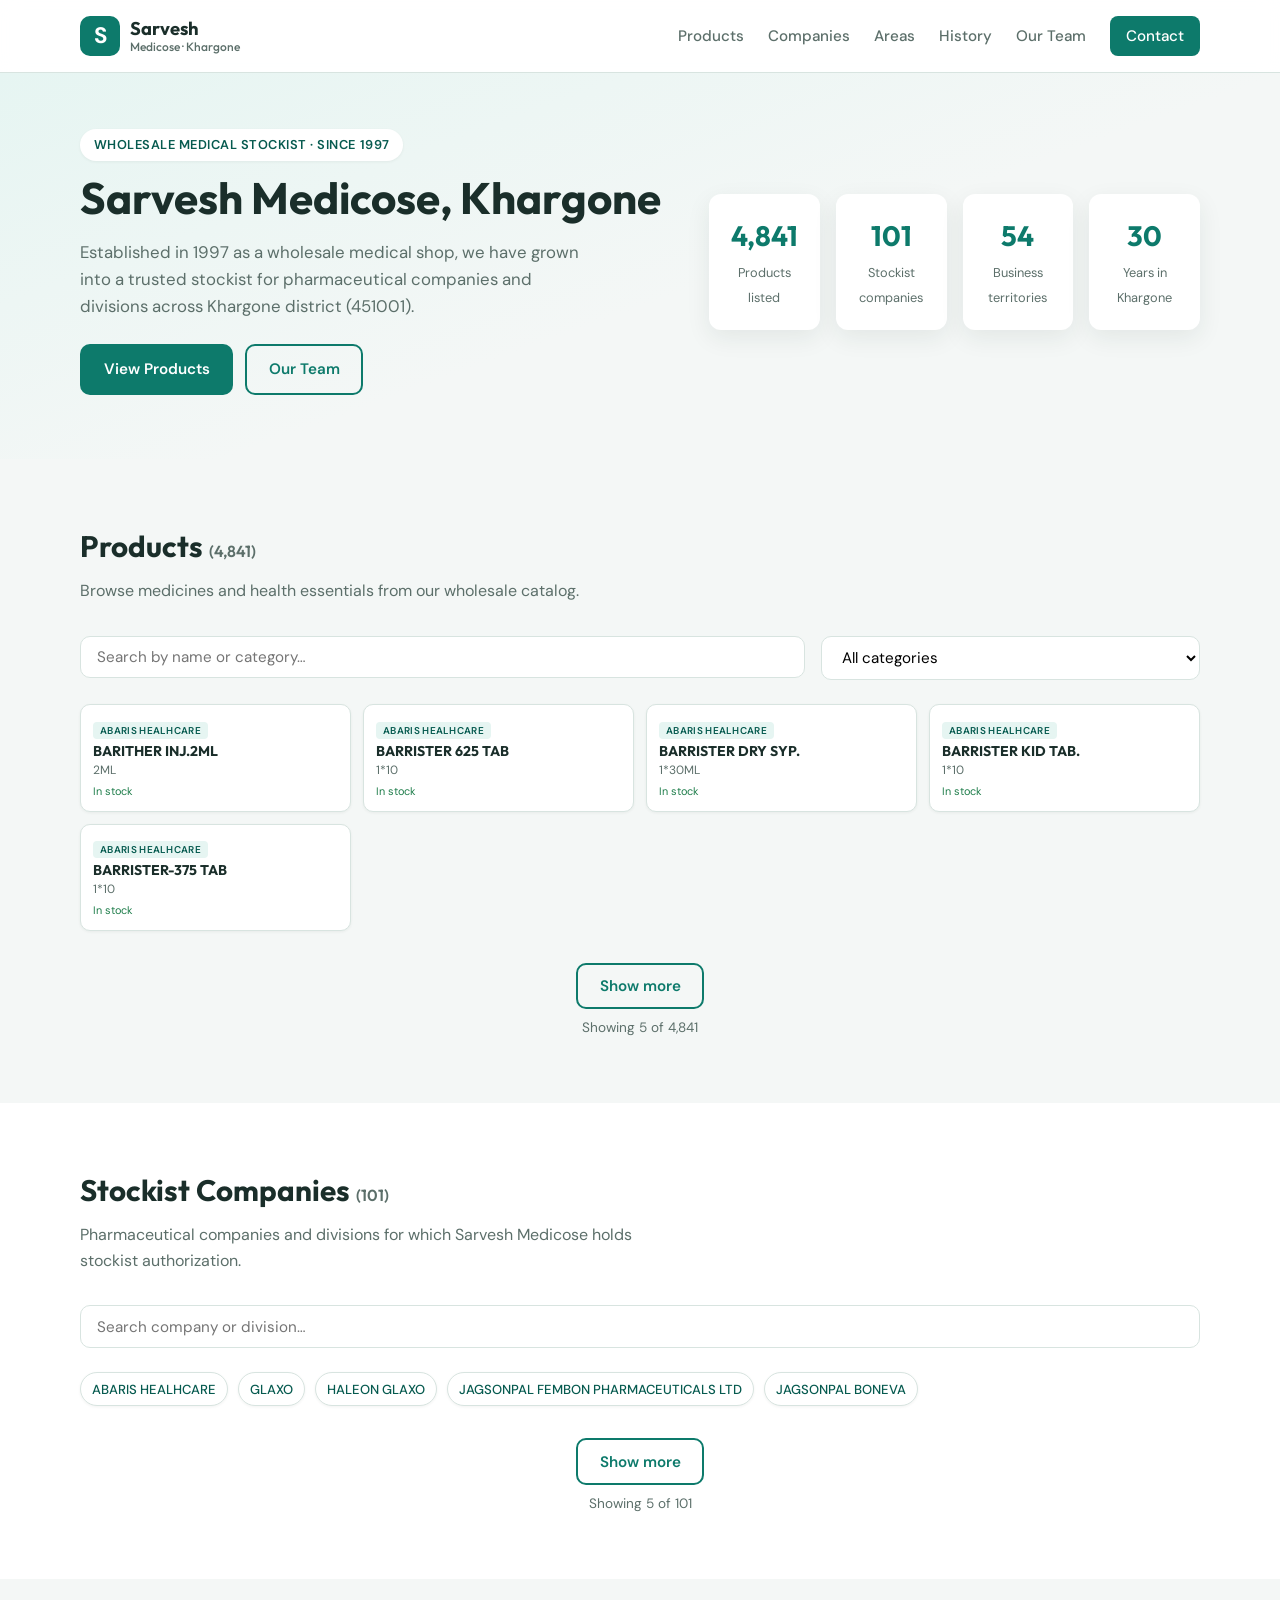
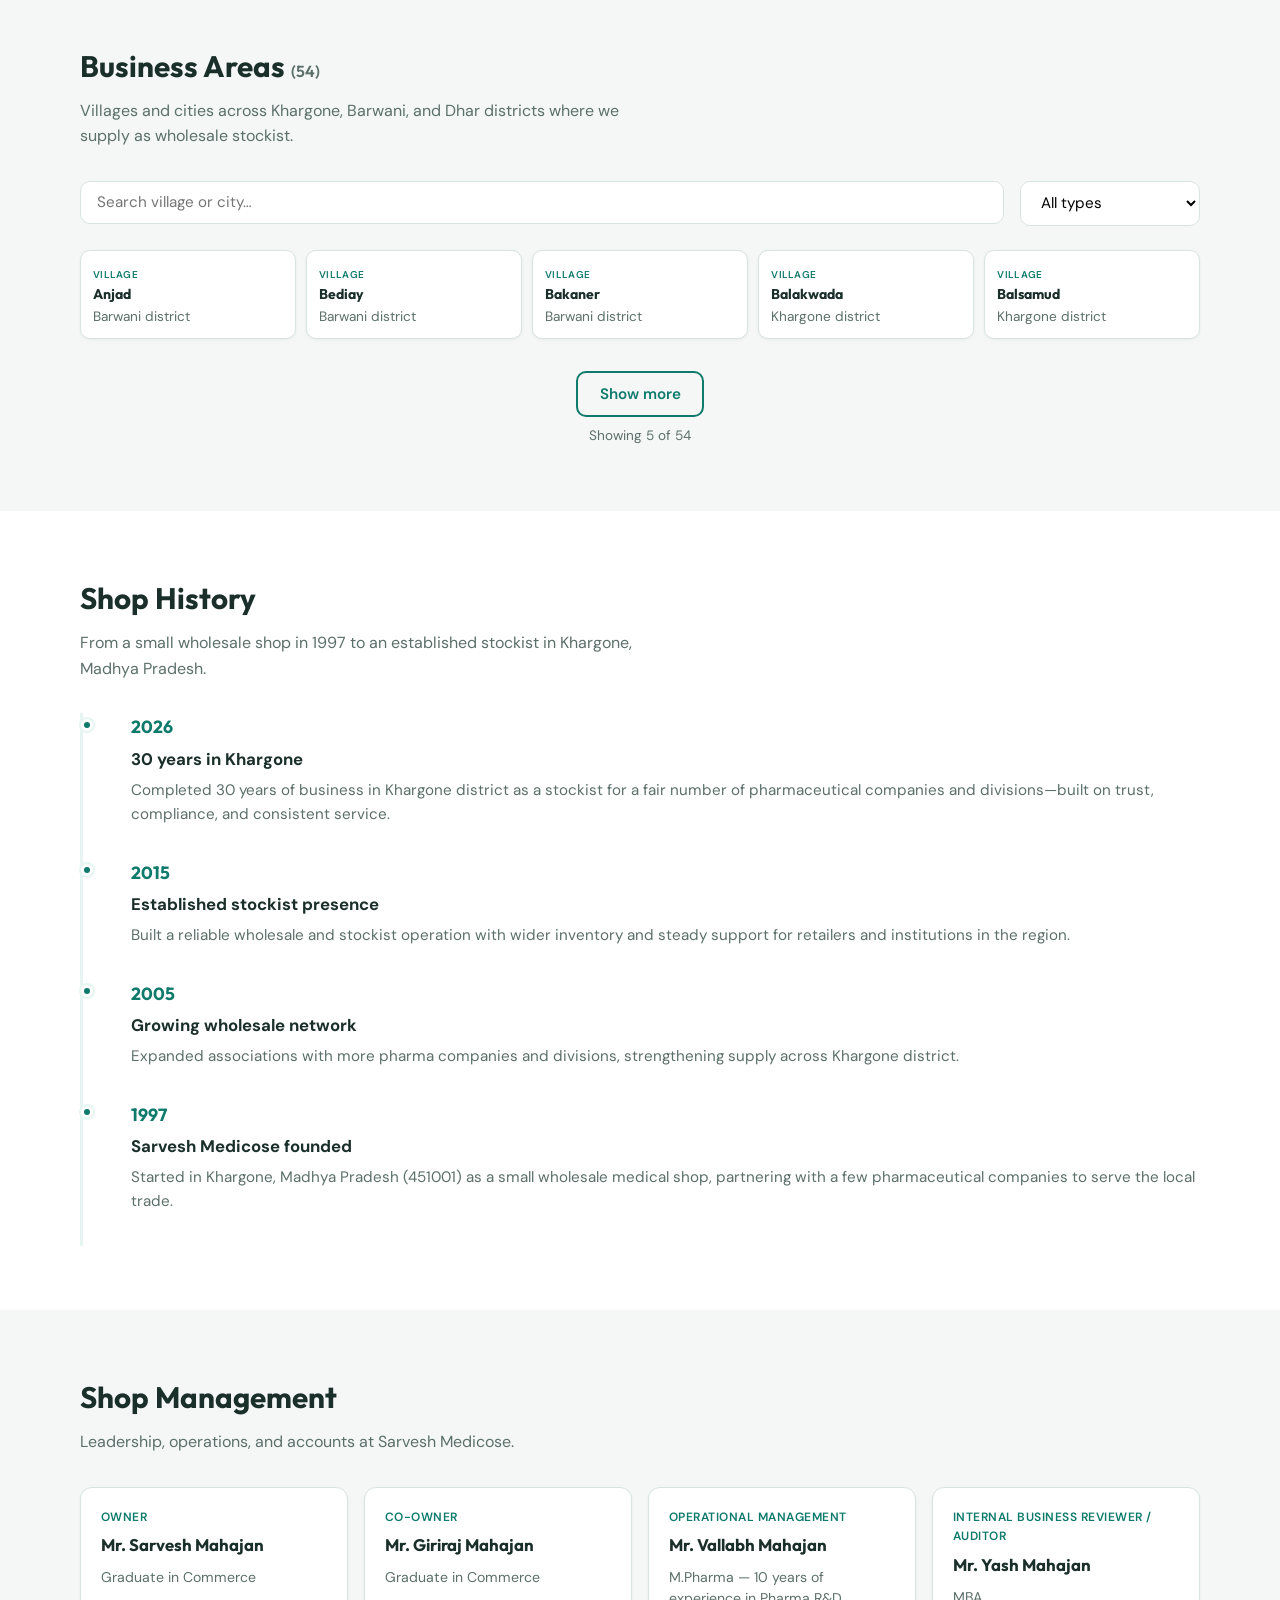
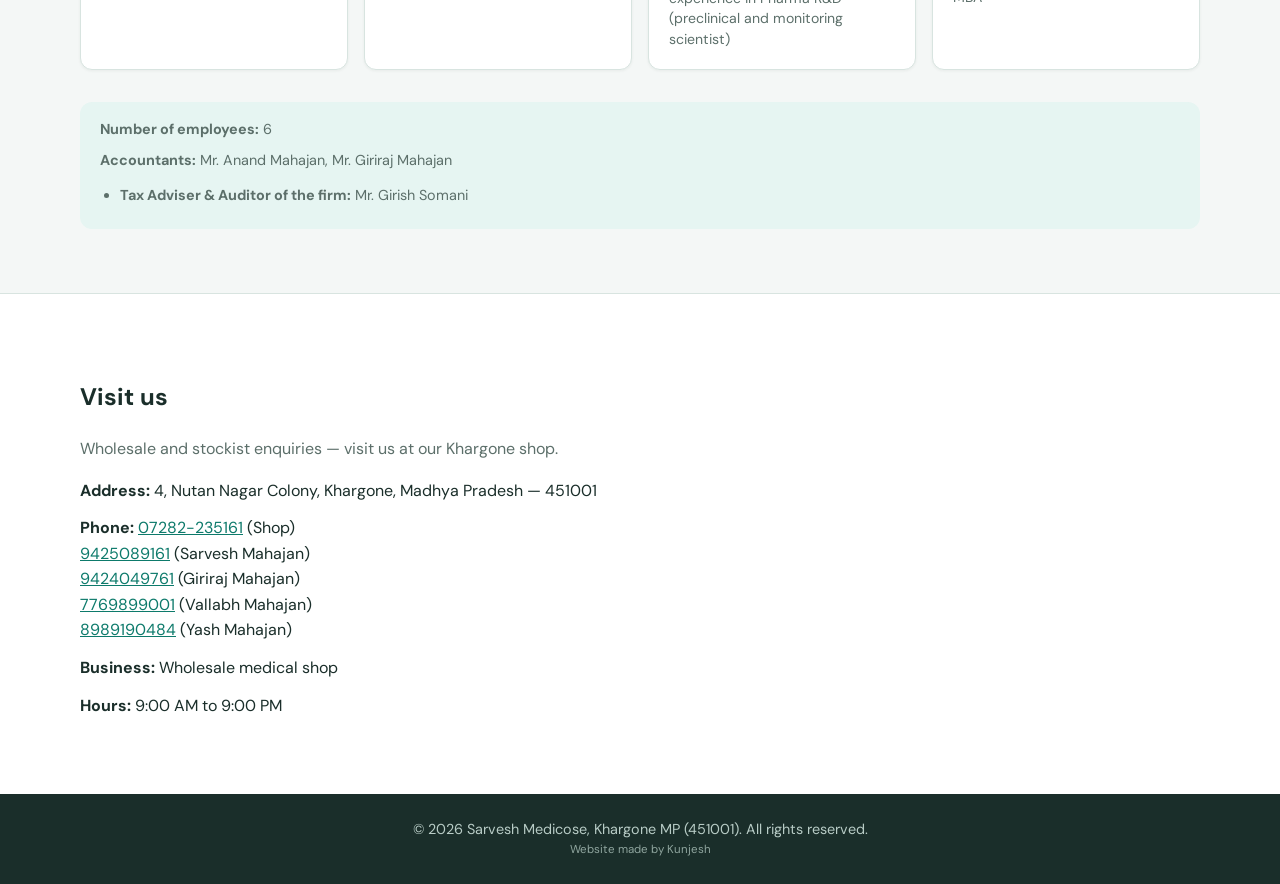
<file: index.html>
<!DOCTYPE html>
<html lang="en">
<head>
  <meta charset="UTF-8" />
  <meta name="viewport" content="width=device-width, initial-scale=1.0" />
  <title>Sarvesh Medicose — Khargone MP</title>
  <link rel="preconnect" href="https://fonts.googleapis.com" />
  <link rel="preconnect" href="https://fonts.gstatic.com" crossorigin />
  <link href="https://fonts.googleapis.com/css2?family=DM+Sans:ital,opsz,wght@0,9..40,400;0,9..40,500;0,9..40,600;0,9..40,700&family=Outfit:wght@500;600;700&display=swap" rel="stylesheet" />
  <link rel="stylesheet" href="styles.css" />
</head>
<body>
  <header class="site-header">
    <div class="container header-inner">
      <a href="#" class="logo">
        <span class="logo-icon" aria-hidden="true">S</span>
        <span class="logo-text">Sarvesh<span class="logo-sub">Medicose · Khargone</span></span>
      </a>
      <button class="nav-toggle" id="navToggle" aria-label="Open menu" aria-expanded="false">
        <span></span><span></span><span></span>
      </button>
      <nav class="main-nav" id="mainNav">
        <a href="#products">Products</a>
        <a href="#companies">Companies</a>
        <a href="#locations">Areas</a>
        <a href="#history">History</a>
        <a href="#team">Our Team</a>
        <a href="#contact" class="nav-cta">Contact</a>
      </nav>
    </div>
  </header>

  <section class="hero">
    <div class="container hero-grid">
      <div class="hero-content">
        <p class="hero-badge">Wholesale medical stockist · Since 1997</p>
        <h1>Sarvesh Medicose, Khargone</h1>
        <p class="hero-lead">
          Established in 1997 as a wholesale medical shop, we have grown into a trusted stockist
          for pharmaceutical companies and divisions across Khargone district (451001).
        </p>
        <div class="hero-actions">
          <a href="#products" class="btn btn-primary">View Products</a>
          <a href="#team" class="btn btn-outline">Our Team</a>
        </div>
      </div>
      <div class="hero-stats">
        <div class="stat-card">
          <span class="stat-value" id="statProducts">—</span>
          <span class="stat-label">Products listed</span>
        </div>
        <div class="stat-card">
          <span class="stat-value" id="statCompanies">—</span>
          <span class="stat-label">Stockist companies</span>
        </div>
        <div class="stat-card">
          <span class="stat-value" id="statTerritories">—</span>
          <span class="stat-label">Business territories</span>
        </div>
        <div class="stat-card">
          <span class="stat-value" id="statYears">—</span>
          <span class="stat-label">Years in Khargone</span>
        </div>
      </div>
    </div>
  </section>

  <main>
    <section id="products" class="section">
      <div class="container">
        <div class="section-head">
          <h2>Products <span class="section-count" id="productsSectionCount"></span></h2>
          <p class="section-desc">
            Browse medicines and health essentials from our wholesale catalog.
          </p>
        </div>

        <div class="toolbar">
          <div class="search-wrap">
            <input type="search" id="productSearch" placeholder="Search by name or category…" aria-label="Search products" />
          </div>
          <div class="filter-wrap">
            <label for="categoryFilter" class="sr-only">Filter by category</label>
            <select id="categoryFilter">
              <option value="">All categories</option>
            </select>
          </div>
        </div>

        <p id="productsLoading" class="loading-state">Loading product catalog…</p>
        <div id="productsGrid" class="products-grid" role="list"></div>
        <p id="productsEmpty" class="empty-state hidden">No products match your search.</p>
        <div id="productsLoadMoreWrap" class="load-more-wrap hidden">
          <div class="load-more-actions">
            <button type="button" id="productsShowLess" class="btn btn-outline hidden">Show less</button>
            <button type="button" id="productsLoadMore" class="btn btn-outline">Show more</button>
          </div>
          <p class="load-more-meta" id="productsLoadMeta"></p>
        </div>
      </div>
    </section>

    <section id="companies" class="section section-alt">
      <div class="container">
        <div class="section-head">
          <h2>Stockist Companies <span class="section-count" id="companiesSectionCount"></span></h2>
          <p class="section-desc">
            Pharmaceutical companies and divisions for which Sarvesh Medicose holds stockist authorization.
          </p>
        </div>
        <div class="toolbar">
          <div class="search-wrap">
            <input type="search" id="companySearch" placeholder="Search company or division…" aria-label="Search companies" disabled />
          </div>
        </div>
        <div id="companiesList" class="chip-list" role="list"></div>
        <p id="companiesEmpty" class="empty-state hidden"></p>
        <div id="companiesLoadMoreWrap" class="load-more-wrap hidden">
          <div class="load-more-actions">
            <button type="button" id="companiesShowLess" class="btn btn-outline hidden">Show less</button>
            <button type="button" id="companiesLoadMore" class="btn btn-outline">Show more</button>
          </div>
          <p class="load-more-meta" id="companiesLoadMeta"></p>
        </div>
      </div>
    </section>

    <section id="locations" class="section">
      <div class="container">
        <div class="section-head">
          <h2>Business Areas <span class="section-count" id="locationsSectionCount"></span></h2>
          <p class="section-desc">
            Villages and cities across Khargone, Barwani, and Dhar districts where we supply as wholesale stockist.
          </p>
        </div>
        <div class="toolbar">
          <div class="search-wrap">
            <input type="search" id="locationSearch" placeholder="Search village or city…" aria-label="Search locations" disabled />
          </div>
          <div class="filter-wrap">
            <label for="locationTypeFilter" class="sr-only">Filter by type</label>
            <select id="locationTypeFilter" disabled>
              <option value="">All types</option>
              <option value="city">Cities</option>
              <option value="village">Villages</option>
            </select>
          </div>
        </div>
        <div id="locationsList" class="locations-grid" role="list"></div>
        <p id="locationsEmpty" class="empty-state hidden"></p>
        <div id="locationsLoadMoreWrap" class="load-more-wrap hidden">
          <div class="load-more-actions">
            <button type="button" id="locationsShowLess" class="btn btn-outline hidden">Show less</button>
            <button type="button" id="locationsLoadMore" class="btn btn-outline">Show more</button>
          </div>
          <p class="load-more-meta" id="locationsLoadMeta"></p>
        </div>
      </div>
    </section>

    <section id="history" class="section section-alt">
      <div class="container">
        <div class="section-head">
          <h2>Shop History</h2>
          <p class="section-desc">
            From a small wholesale shop in 1997 to an established stockist in Khargone, Madhya Pradesh.
          </p>
        </div>
        <div class="timeline" id="historyTimeline" role="list"></div>
      </div>
    </section>

    <section id="team" class="section">
      <div class="container">
        <div class="section-head">
          <h2>Shop Management</h2>
          <p class="section-desc">Leadership, operations, and accounts at Sarvesh Medicose.</p>
        </div>
        <div id="teamSection"></div>
      </div>
    </section>

    <section id="contact" class="section section-contact">
      <div class="container">
        <h2>Visit us</h2>
        <p class="section-desc">Wholesale and stockist enquiries — visit us at our Khargone shop.</p>
        <ul class="contact-list">
          <li><strong>Address:</strong> <span id="contactAddress"></span></li>
          <li id="contactPhonesRow"><strong>Phone:</strong> <span id="contactPhones"></span></li>
          <li><strong>Business:</strong> <span id="contactBusiness"></span></li>
          <li><strong>Hours:</strong> <span id="contactHours"></span></li>
        </ul>
      </div>
    </section>
  </main>

  <footer class="site-footer">
    <div class="container footer-inner">
      <p>&copy; <span id="year"></span> Sarvesh Medicose, Khargone MP (451001). All rights reserved.</p>
      <p class="footer-credit">Website made by Kunjesh</p>
    </div>
  </footer>

  <script src="app.js"></script>
</body>
</html>
</file>
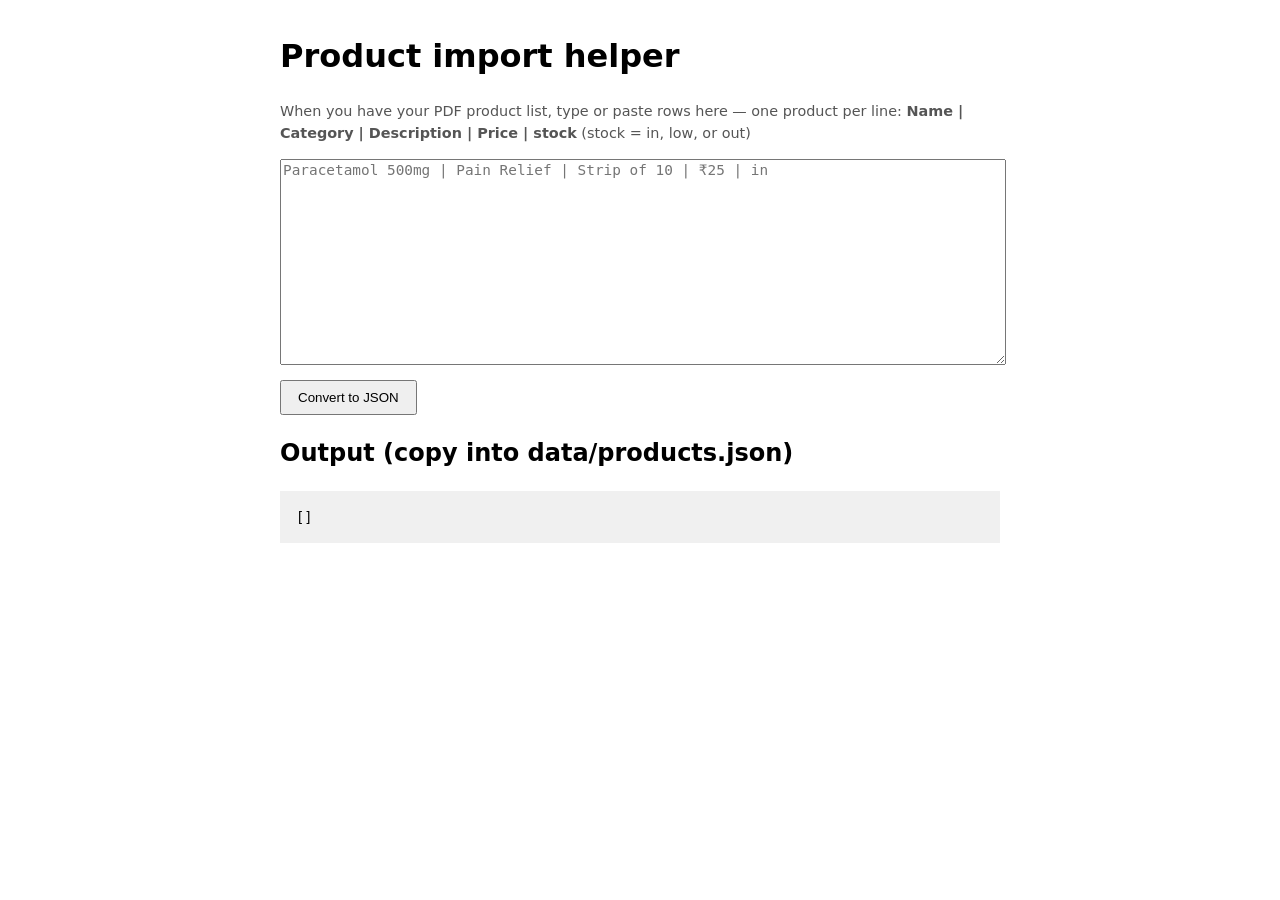
<file: import-products.html>
<!DOCTYPE html>
<html lang="en">
<head>
  <meta charset="UTF-8" />
  <meta name="viewport" content="width=device-width, initial-scale=1.0" />
  <title>Import Products — Sarvesh Medicose</title>
  <style>
    body { font-family: system-ui, sans-serif; max-width: 720px; margin: 2rem auto; padding: 0 1rem; line-height: 1.5; }
    textarea { width: 100%; min-height: 200px; font-family: monospace; font-size: 0.9rem; }
    button { margin-top: 0.5rem; padding: 0.5rem 1rem; cursor: pointer; }
    pre { background: #f0f0f0; padding: 1rem; overflow: auto; font-size: 0.85rem; }
    .hint { color: #555; font-size: 0.9rem; }
  </style>
</head>
<body>
  <h1>Product import helper</h1>
  <p class="hint">
    When you have your PDF product list, type or paste rows here — one product per line:
    <strong>Name | Category | Description | Price | stock</strong>
    (stock = in, low, or out)
  </p>
  <textarea id="input" placeholder="Paracetamol 500mg | Pain Relief | Strip of 10 | ₹25 | in"></textarea>
  <button type="button" id="convert">Convert to JSON</button>
  <h2>Output (copy into data/products.json)</h2>
  <pre id="output">[]</pre>

  <script>
    document.getElementById("convert").addEventListener("click", () => {
      const lines = document.getElementById("input").value.trim().split("\n").filter(Boolean);
      const products = lines.map((line) => {
        const [name, category, description, price, stock = "in"] = line.split("|").map((s) => s.trim());
        return { name, category, description, price, stock: stock || "in" };
      });
      document.getElementById("output").textContent = JSON.stringify(products, null, 2);
    });
  </script>
</body>
</html>
</file>
<file: styles.css>
:root {
  --color-bg: #f4f7f6;
  --color-surface: #ffffff;
  --color-primary: #0d7a6b;
  --color-primary-dark: #065a4f;
  --color-primary-light: #e6f5f2;
  --color-accent: #2b8fd4;
  --color-text: #1a2e2a;
  --color-text-muted: #5c6f6a;
  --color-border: #d8e4e0;
  --color-danger: #c0392b;
  --shadow-sm: 0 1px 3px rgba(26, 46, 42, 0.06);
  --shadow-md: 0 8px 24px rgba(26, 46, 42, 0.08);
  --radius: 12px;
  --radius-lg: 20px;
  --font-sans: "DM Sans", system-ui, sans-serif;
  --font-display: "Outfit", system-ui, sans-serif;
  --header-h: 72px;
}

*,
*::before,
*::after {
  box-sizing: border-box;
}

html {
  scroll-behavior: smooth;
}

body {
  margin: 0;
  font-family: var(--font-sans);
  font-size: 1rem;
  line-height: 1.6;
  color: var(--color-text);
  background: var(--color-bg);
}

.container {
  width: min(1120px, 92vw);
  margin-inline: auto;
}

.sr-only {
  position: absolute;
  width: 1px;
  height: 1px;
  padding: 0;
  margin: -1px;
  overflow: hidden;
  clip: rect(0, 0, 0, 0);
  border: 0;
}

.hidden {
  display: none !important;
}

/* Header */
.site-header {
  position: sticky;
  top: 0;
  z-index: 100;
  background: rgba(255, 255, 255, 0.92);
  backdrop-filter: blur(10px);
  border-bottom: 1px solid var(--color-border);
}

.header-inner {
  display: flex;
  align-items: center;
  justify-content: space-between;
  height: var(--header-h);
}

.logo {
  display: flex;
  align-items: center;
  gap: 0.65rem;
  text-decoration: none;
  color: var(--color-text);
}

.logo-icon {
  display: grid;
  place-items: center;
  width: 40px;
  height: 40px;
  background: var(--color-primary);
  color: #fff;
  font-weight: 700;
  font-size: 1.4rem;
  border-radius: 10px;
}

.logo-text {
  font-family: var(--font-display);
  font-weight: 700;
  font-size: 1.15rem;
  line-height: 1.2;
}

.logo-sub {
  display: block;
  font-weight: 500;
  font-size: 0.75rem;
  color: var(--color-text-muted);
}

.main-nav {
  display: flex;
  align-items: center;
  gap: 1.5rem;
}

.main-nav a {
  text-decoration: none;
  color: var(--color-text-muted);
  font-weight: 500;
  font-size: 0.95rem;
  transition: color 0.2s;
}

.main-nav a:hover {
  color: var(--color-primary);
}

.nav-cta {
  padding: 0.5rem 1rem;
  background: var(--color-primary);
  color: #fff !important;
  border-radius: 8px;
}

.nav-cta:hover {
  background: var(--color-primary-dark);
  color: #fff !important;
}

.nav-toggle {
  display: none;
  flex-direction: column;
  gap: 5px;
  padding: 8px;
  border: none;
  background: transparent;
  cursor: pointer;
}

.nav-toggle span {
  display: block;
  width: 24px;
  height: 2px;
  background: var(--color-text);
  border-radius: 2px;
}

/* Hero */
.hero {
  padding: 3.5rem 0 4rem;
  background: linear-gradient(160deg, var(--color-primary-light) 0%, var(--color-bg) 55%);
}

.hero-grid {
  display: grid;
  gap: 2.5rem;
  align-items: center;
}

.hero-badge {
  display: inline-block;
  margin: 0 0 0.75rem;
  padding: 0.35rem 0.85rem;
  font-size: 0.8rem;
  font-weight: 600;
  text-transform: uppercase;
  letter-spacing: 0.04em;
  color: var(--color-primary-dark);
  background: #fff;
  border-radius: 999px;
  box-shadow: var(--shadow-sm);
}

.hero h1 {
  font-family: var(--font-display);
  font-size: clamp(2rem, 5vw, 2.75rem);
  font-weight: 700;
  line-height: 1.15;
  margin: 0 0 1rem;
}

.hero-lead {
  margin: 0 0 1.5rem;
  max-width: 520px;
  color: var(--color-text-muted);
  font-size: 1.05rem;
}

.hero-actions {
  display: flex;
  flex-wrap: wrap;
  gap: 0.75rem;
}

.hero-stats {
  display: grid;
  grid-template-columns: repeat(2, 1fr);
  gap: 1rem;
}

@media (min-width: 900px) {
  .hero-stats {
    grid-template-columns: repeat(4, 1fr);
  }
}

.stat-card {
  padding: 1.25rem;
  background: var(--color-surface);
  border-radius: var(--radius);
  box-shadow: var(--shadow-md);
  text-align: center;
}

.stat-value {
  display: block;
  font-family: var(--font-display);
  font-size: 1.75rem;
  font-weight: 700;
  color: var(--color-primary);
}

.stat-label {
  font-size: 0.8rem;
  color: var(--color-text-muted);
}

/* Buttons */
.btn {
  display: inline-flex;
  align-items: center;
  justify-content: center;
  padding: 0.7rem 1.35rem;
  font-family: inherit;
  font-size: 0.95rem;
  font-weight: 600;
  text-decoration: none;
  border-radius: 10px;
  border: 2px solid transparent;
  cursor: pointer;
  transition: background 0.2s, color 0.2s, border-color 0.2s;
}

.btn-primary {
  background: var(--color-primary);
  color: #fff;
}

.btn-primary:hover {
  background: var(--color-primary-dark);
}

.btn-outline {
  background: transparent;
  color: var(--color-primary);
  border-color: var(--color-primary);
}

.btn-outline:hover {
  background: var(--color-primary-light);
}

/* Sections */
.section {
  padding: 4rem 0;
}

.section-alt {
  background: var(--color-surface);
}

.section-head {
  margin-bottom: 2rem;
}

.section-head h2 {
  font-family: var(--font-display);
  font-size: 1.85rem;
  margin: 0 0 0.5rem;
}

.section-count {
  font-size: 1rem;
  font-weight: 600;
  color: var(--color-text-muted);
}

.loading-state {
  text-align: center;
  color: var(--color-text-muted);
  padding: 2rem 1rem;
}

.load-more-wrap {
  display: flex;
  flex-direction: column;
  align-items: center;
  gap: 0.5rem;
  margin-top: 2rem;
}

.load-more-actions {
  display: flex;
  flex-wrap: wrap;
  justify-content: center;
  gap: 0.5rem;
}

.load-more-meta {
  margin: 0;
  font-size: 0.85rem;
  color: var(--color-text-muted);
}

.section-desc {
  margin: 0;
  color: var(--color-text-muted);
  max-width: 560px;
}

/* Toolbar */
.toolbar {
  display: flex;
  flex-wrap: wrap;
  gap: 1rem;
  margin-bottom: 1.5rem;
}

.search-wrap {
  flex: 1;
  min-width: 200px;
}

.search-wrap input,
.filter-wrap select {
  width: 100%;
  padding: 0.65rem 1rem;
  font-family: inherit;
  font-size: 0.95rem;
  border: 1px solid var(--color-border);
  border-radius: 10px;
  background: var(--color-surface);
}

.filter-wrap {
  min-width: 180px;
}

/* Products */
.products-grid {
  display: grid;
  grid-template-columns: repeat(auto-fill, minmax(220px, 1fr));
  gap: 0.75rem;
}

.product-card {
  background: var(--color-surface);
  border: 1px solid var(--color-border);
  border-radius: 10px;
  padding: 0.65rem 0.75rem;
  box-shadow: var(--shadow-sm);
  transition: box-shadow 0.2s;
}

.product-card:hover {
  box-shadow: var(--shadow-md);
}

.product-category {
  display: inline-block;
  margin-bottom: 0.25rem;
  padding: 0.1rem 0.45rem;
  font-size: 0.62rem;
  font-weight: 600;
  text-transform: uppercase;
  letter-spacing: 0.03em;
  color: var(--color-primary-dark);
  background: var(--color-primary-light);
  border-radius: 4px;
  line-height: 1.4;
}

.product-card h3 {
  margin: 0 0 0.15rem;
  font-size: 0.88rem;
  font-family: var(--font-display);
  line-height: 1.25;
}

.product-meta {
  font-size: 0.75rem;
  color: var(--color-text-muted);
  margin: 0 0 0.25rem;
  line-height: 1.3;
}

.product-price {
  font-weight: 700;
  font-size: 0.9rem;
  color: var(--color-primary);
}

.product-stock {
  font-size: 0.68rem;
  margin-top: 0.2rem;
}

.product-stock.in-stock {
  color: #1e7d4a;
}

.product-stock.low-stock {
  color: #b8860b;
}

.product-stock.out-of-stock {
  color: var(--color-danger);
}

.card-muted {
  margin-top: 2rem;
  padding: 1rem 1.25rem;
  background: var(--color-primary-light);
  border-radius: var(--radius);
  font-size: 0.9rem;
  color: var(--color-text-muted);
}

.card-muted code {
  font-size: 0.85em;
  background: #fff;
  padding: 0.1rem 0.35rem;
  border-radius: 4px;
}

.empty-state {
  text-align: center;
  padding: 2rem;
  color: var(--color-text-muted);
}

/* Companies */
.chip-list {
  display: flex;
  flex-wrap: wrap;
  gap: 0.6rem;
}

.chip {
  display: inline-block;
  padding: 0.35rem 0.7rem;
  font-size: 0.82rem;
  font-weight: 500;
  color: var(--color-primary-dark);
  background: var(--color-surface);
  border: 1px solid var(--color-border);
  border-radius: 999px;
  box-shadow: var(--shadow-sm);
}

/* Locations */
.locations-grid {
  display: grid;
  grid-template-columns: repeat(auto-fill, minmax(180px, 1fr));
  gap: 0.65rem;
}

.location-card {
  padding: 0.6rem 0.75rem;
  background: var(--color-surface);
  border: 1px solid var(--color-border);
  border-radius: 10px;
  box-shadow: var(--shadow-sm);
}

.location-type {
  display: inline-block;
  margin-bottom: 0.2rem;
  font-size: 0.62rem;
  font-weight: 600;
  text-transform: uppercase;
  letter-spacing: 0.03em;
  color: var(--color-primary);
}

.location-card h3 {
  margin: 0;
  font-family: var(--font-display);
  font-size: 0.88rem;
  line-height: 1.25;
}

.location-district {
  margin: 0.15rem 0 0;
  font-size: 0.72rem;
  font-size: 0.85rem;
  color: var(--color-text-muted);
}

/* Timeline */
.timeline {
  position: relative;
  padding-left: 1.5rem;
  border-left: 3px solid var(--color-primary-light);
}

.timeline-item {
  position: relative;
  padding-bottom: 2rem;
  padding-left: 1.5rem;
}

.timeline-item::before {
  content: "";
  position: absolute;
  left: -1.65rem;
  top: 0.35rem;
  width: 12px;
  height: 12px;
  background: var(--color-primary);
  border: 3px solid var(--color-surface);
  border-radius: 50%;
  box-shadow: 0 0 0 2px var(--color-primary-light);
}

.timeline-year {
  font-family: var(--font-display);
  font-weight: 700;
  font-size: 1.1rem;
  color: var(--color-primary);
  margin-bottom: 0.25rem;
}

.timeline-item h3 {
  margin: 0 0 0.35rem;
  font-size: 1.05rem;
}

.timeline-item p {
  margin: 0;
  color: var(--color-text-muted);
  font-size: 0.95rem;
}

/* Team */
.team-grid {
  display: grid;
  grid-template-columns: repeat(auto-fill, minmax(240px, 1fr));
  gap: 1rem;
  margin-bottom: 1.5rem;
}

.team-card {
  padding: 1.25rem;
  background: var(--color-surface);
  border: 1px solid var(--color-border);
  border-radius: var(--radius);
  box-shadow: var(--shadow-sm);
}

.team-role {
  margin: 0 0 0.35rem;
  font-size: 0.75rem;
  font-weight: 600;
  text-transform: uppercase;
  letter-spacing: 0.04em;
  color: var(--color-primary);
}

.team-card h3 {
  margin: 0 0 0.5rem;
  font-family: var(--font-display);
  font-size: 1.05rem;
}

.team-qual {
  margin: 0;
  font-size: 0.88rem;
  color: var(--color-text-muted);
  line-height: 1.45;
}

.team-support p {
  margin: 0 0 0.5rem;
}

.team-advisors {
  margin: 0.75rem 0 0;
  padding-left: 1.25rem;
  color: var(--color-text-muted);
}

.team-advisors li {
  margin-bottom: 0.35rem;
}

/* Contact */
.section-contact {
  background: var(--color-surface);
  border-top: 1px solid var(--color-border);
}

.contact-grid {
  display: grid;
  gap: 2.5rem;
  align-items: start;
}

.contact-list {
  list-style: none;
  padding: 0;
  margin: 1rem 0 0;
}

.contact-list li {
  margin-bottom: 0.75rem;
}

.contact-list a {
  color: var(--color-primary);
}

.card {
  background: var(--color-bg);
  border: 1px solid var(--color-border);
  border-radius: var(--radius-lg);
  padding: 1.5rem;
}

.contact-form h3 {
  margin: 0 0 1rem;
  font-family: var(--font-display);
}

.contact-form label {
  display: block;
  margin-bottom: 0.85rem;
  font-size: 0.9rem;
  font-weight: 500;
}

.contact-form input,
.contact-form textarea {
  display: block;
  width: 100%;
  margin-top: 0.35rem;
  padding: 0.6rem 0.85rem;
  font-family: inherit;
  font-size: 0.95rem;
  border: 1px solid var(--color-border);
  border-radius: 8px;
}

.form-note {
  margin: 0.75rem 0 0;
  font-size: 0.85rem;
  color: var(--color-text-muted);
}

/* AI features */
.ai-spark {
  color: var(--color-accent);
  margin-right: 0.25rem;
}

.ai-label {
  display: block;
  margin-bottom: 0.5rem;
  font-size: 0.85rem;
  font-weight: 600;
  color: var(--color-primary-dark);
}

.ai-smart-search {
  margin-top: 1.5rem;
  padding: 1rem 1.15rem;
  background: var(--color-surface);
  border: 1px solid var(--color-border);
  border-radius: var(--radius);
  box-shadow: var(--shadow-sm);
}

.ai-search-row {
  display: flex;
  gap: 0.5rem;
  align-items: stretch;
}

.ai-search-row input {
  flex: 1;
  padding: 0.65rem 0.9rem;
  font-family: inherit;
  font-size: 0.95rem;
  border: 1px solid var(--color-border);
  border-radius: 10px;
}

.ai-icon-btn {
  flex-shrink: 0;
  width: 42px;
  height: 42px;
  padding: 0;
  font-size: 1.1rem;
  border: 1px solid var(--color-border);
  border-radius: 10px;
  background: var(--color-surface);
  cursor: pointer;
  transition: background 0.2s, border-color 0.2s;
}

.ai-icon-btn:hover {
  background: var(--color-primary-light);
  border-color: var(--color-primary);
}

.ai-icon-btn.listening {
  background: #ffe8e8;
  border-color: var(--color-danger);
  animation: ai-pulse 1s infinite;
}

@keyframes ai-pulse {
  50% { opacity: 0.7; }
}

.ai-smart-results {
  margin-top: 0.75rem;
  display: flex;
  flex-direction: column;
  gap: 0.35rem;
  max-height: 280px;
  overflow-y: auto;
}

.ai-result-item {
  display: grid;
  grid-template-columns: auto 1fr;
  gap: 0.15rem 0.65rem;
  padding: 0.6rem 0.75rem;
  text-align: left;
  font-family: inherit;
  background: var(--color-bg);
  border: 1px solid var(--color-border);
  border-radius: 8px;
  cursor: pointer;
  transition: border-color 0.2s, background 0.2s;
}

.ai-result-item:hover {
  border-color: var(--color-primary);
  background: var(--color-primary-light);
}

.ai-result-type {
  grid-row: span 2;
  align-self: center;
  padding: 0.2rem 0.45rem;
  font-size: 0.65rem;
  font-weight: 700;
  text-transform: uppercase;
  color: var(--color-primary-dark);
  background: var(--color-primary-light);
  border-radius: 4px;
}

.ai-result-title {
  font-weight: 600;
  font-size: 0.9rem;
}

.ai-result-sub {
  font-size: 0.8rem;
  color: var(--color-text-muted);
}

.ai-results-empty {
  margin: 0;
  font-size: 0.9rem;
  color: var(--color-text-muted);
}

.ai-product-finder {
  margin-bottom: 1.5rem;
}

.ai-suggest-grid {
  display: grid;
  grid-template-columns: repeat(auto-fill, minmax(200px, 1fr));
  gap: 0.6rem;
  margin-top: 0.75rem;
}

.ai-suggest-card {
  padding: 0.65rem 0.85rem;
  background: var(--color-surface);
  border: 1px solid var(--color-border);
  border-radius: 8px;
  font-size: 0.88rem;
}

.ai-suggest-card strong {
  display: block;
  margin-bottom: 0.2rem;
}

.ai-suggest-card span {
  color: var(--color-text-muted);
  font-size: 0.8rem;
}

.footer-credit {
  margin-top: 0.5rem;
  font-size: 0.72rem;
  color: #8fa59e;
}

.ai-fab {
  position: fixed;
  right: 1.25rem;
  bottom: 1.25rem;
  z-index: 200;
  display: flex;
  align-items: center;
  gap: 0.5rem;
  padding: 0.75rem 1.1rem;
  font-family: var(--font-display);
  font-size: 0.95rem;
  font-weight: 600;
  color: #fff;
  background: linear-gradient(135deg, var(--color-primary) 0%, var(--color-accent) 100%);
  border: none;
  border-radius: 999px;
  box-shadow: 0 8px 24px rgba(13, 122, 107, 0.35);
  cursor: pointer;
  transition: transform 0.2s, box-shadow 0.2s;
}

.ai-fab:hover {
  transform: translateY(-2px);
  box-shadow: 0 12px 28px rgba(13, 122, 107, 0.4);
}

.ai-fab-icon {
  font-size: 1.1rem;
}

.ai-chat-panel {
  position: fixed;
  right: 1.25rem;
  bottom: 5rem;
  z-index: 199;
  width: min(400px, calc(100vw - 2rem));
  max-height: min(560px, calc(100vh - 7rem));
  display: flex;
  flex-direction: column;
  background: var(--color-surface);
  border: 1px solid var(--color-border);
  border-radius: var(--radius-lg);
  box-shadow: 0 16px 48px rgba(26, 46, 42, 0.15);
  opacity: 0;
  visibility: hidden;
  transform: translateY(12px) scale(0.98);
  transition: opacity 0.25s, transform 0.25s, visibility 0.25s;
}

.ai-chat-panel.open {
  opacity: 1;
  visibility: visible;
  transform: translateY(0) scale(1);
}

.ai-chat-header {
  display: flex;
  align-items: flex-start;
  justify-content: space-between;
  padding: 1rem 1rem 0.5rem;
  border-bottom: 1px solid var(--color-border);
}

.ai-chat-header strong {
  display: block;
  font-family: var(--font-display);
}

.ai-chat-sub {
  font-size: 0.8rem;
  color: var(--color-text-muted);
}

.ai-chat-header-actions {
  display: flex;
  gap: 0.35rem;
}

.ai-quick-prompts {
  display: flex;
  flex-wrap: wrap;
  gap: 0.4rem;
  padding: 0.5rem 1rem;
  border-bottom: 1px solid var(--color-border);
}

.ai-quick-btn {
  padding: 0.3rem 0.6rem;
  font-family: inherit;
  font-size: 0.72rem;
  color: var(--color-primary-dark);
  background: var(--color-primary-light);
  border: none;
  border-radius: 999px;
  cursor: pointer;
}

.ai-quick-btn:hover {
  background: #cce8e2;
}

.ai-chat-messages {
  flex: 1;
  overflow-y: auto;
  padding: 1rem;
  display: flex;
  flex-direction: column;
  gap: 0.65rem;
  min-height: 200px;
  max-height: 320px;
}

.ai-msg {
  max-width: 92%;
  padding: 0.6rem 0.85rem;
  font-size: 0.9rem;
  line-height: 1.45;
  border-radius: 12px;
}

.ai-msg-user {
  align-self: flex-end;
  background: var(--color-primary);
  color: #fff;
  border-bottom-right-radius: 4px;
}

.ai-msg-bot {
  align-self: flex-start;
  background: var(--color-bg);
  border: 1px solid var(--color-border);
  border-bottom-left-radius: 4px;
}

.ai-msg-typing {
  opacity: 0.7;
  font-style: italic;
}

.ai-chat-form {
  display: flex;
  gap: 0.4rem;
  padding: 0.75rem;
  border-top: 1px solid var(--color-border);
}

.ai-chat-form input {
  flex: 1;
  padding: 0.55rem 0.75rem;
  font-family: inherit;
  font-size: 0.9rem;
  border: 1px solid var(--color-border);
  border-radius: 8px;
}

.ai-chat-form .btn {
  padding: 0.55rem 0.85rem;
  font-size: 0.85rem;
}

.ai-modal {
  position: fixed;
  inset: 0;
  z-index: 300;
  display: grid;
  place-items: center;
  padding: 1rem;
  background: rgba(26, 46, 42, 0.45);
}

.ai-modal-card {
  width: min(420px, 100%);
  padding: 1.5rem;
  background: var(--color-surface);
  border-radius: var(--radius-lg);
  box-shadow: var(--shadow-md);
}

.ai-modal-card label {
  display: block;
  margin-top: 1rem;
  font-size: 0.9rem;
  font-weight: 500;
}

.ai-modal-card input {
  display: block;
  width: 100%;
  margin-top: 0.35rem;
  padding: 0.6rem 0.85rem;
  font-family: inherit;
  border: 1px solid var(--color-border);
  border-radius: 8px;
}

.ai-modal-actions {
  display: flex;
  gap: 0.5rem;
  justify-content: flex-end;
  margin-top: 1.25rem;
}

/* Footer */
.site-footer {
  padding: 1.5rem 0;
  background: var(--color-text);
  color: #b8ccc6;
  font-size: 0.9rem;
}

.footer-inner p {
  margin: 0;
  text-align: center;
}

/* Responsive */
@media (min-width: 768px) {
  .hero-grid {
    grid-template-columns: 1.2fr 1fr;
  }

  .contact-grid {
    grid-template-columns: 1fr 1fr;
  }
}

@media (max-width: 720px) {
  .nav-toggle {
    display: flex;
  }

  .main-nav {
    position: fixed;
    top: var(--header-h);
    right: 0;
    left: 0;
    flex-direction: column;
    padding: 1.5rem;
    background: var(--color-surface);
    border-bottom: 1px solid var(--color-border);
    transform: translateY(-120%);
    opacity: 0;
    pointer-events: none;
    transition: transform 0.25s, opacity 0.25s;
  }

  .main-nav.open {
    transform: translateY(0);
    opacity: 1;
    pointer-events: auto;
  }

  .hero-stats {
    grid-template-columns: repeat(2, 1fr);
  }

  .ai-fab-text {
    display: none;
  }

  .ai-chat-panel {
    right: 0.75rem;
    left: 0.75rem;
    width: auto;
  }
}
</file>
